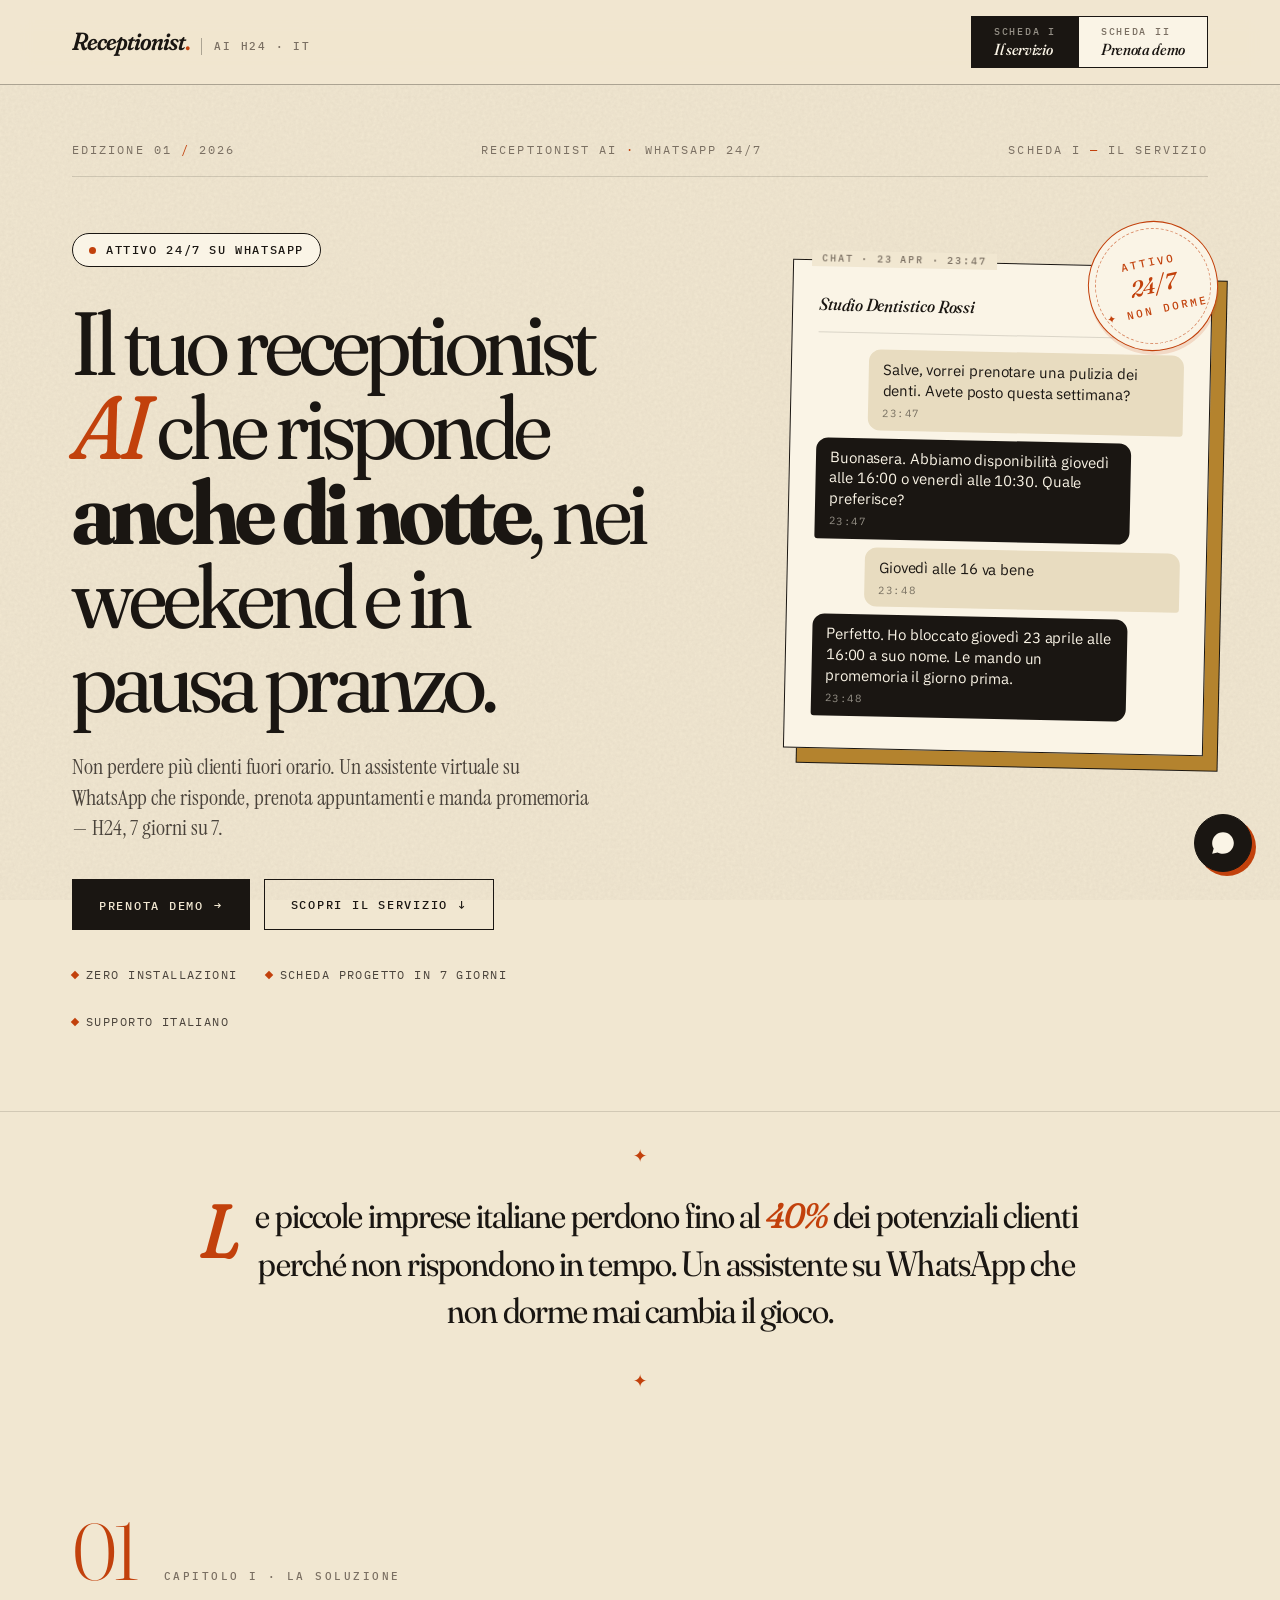
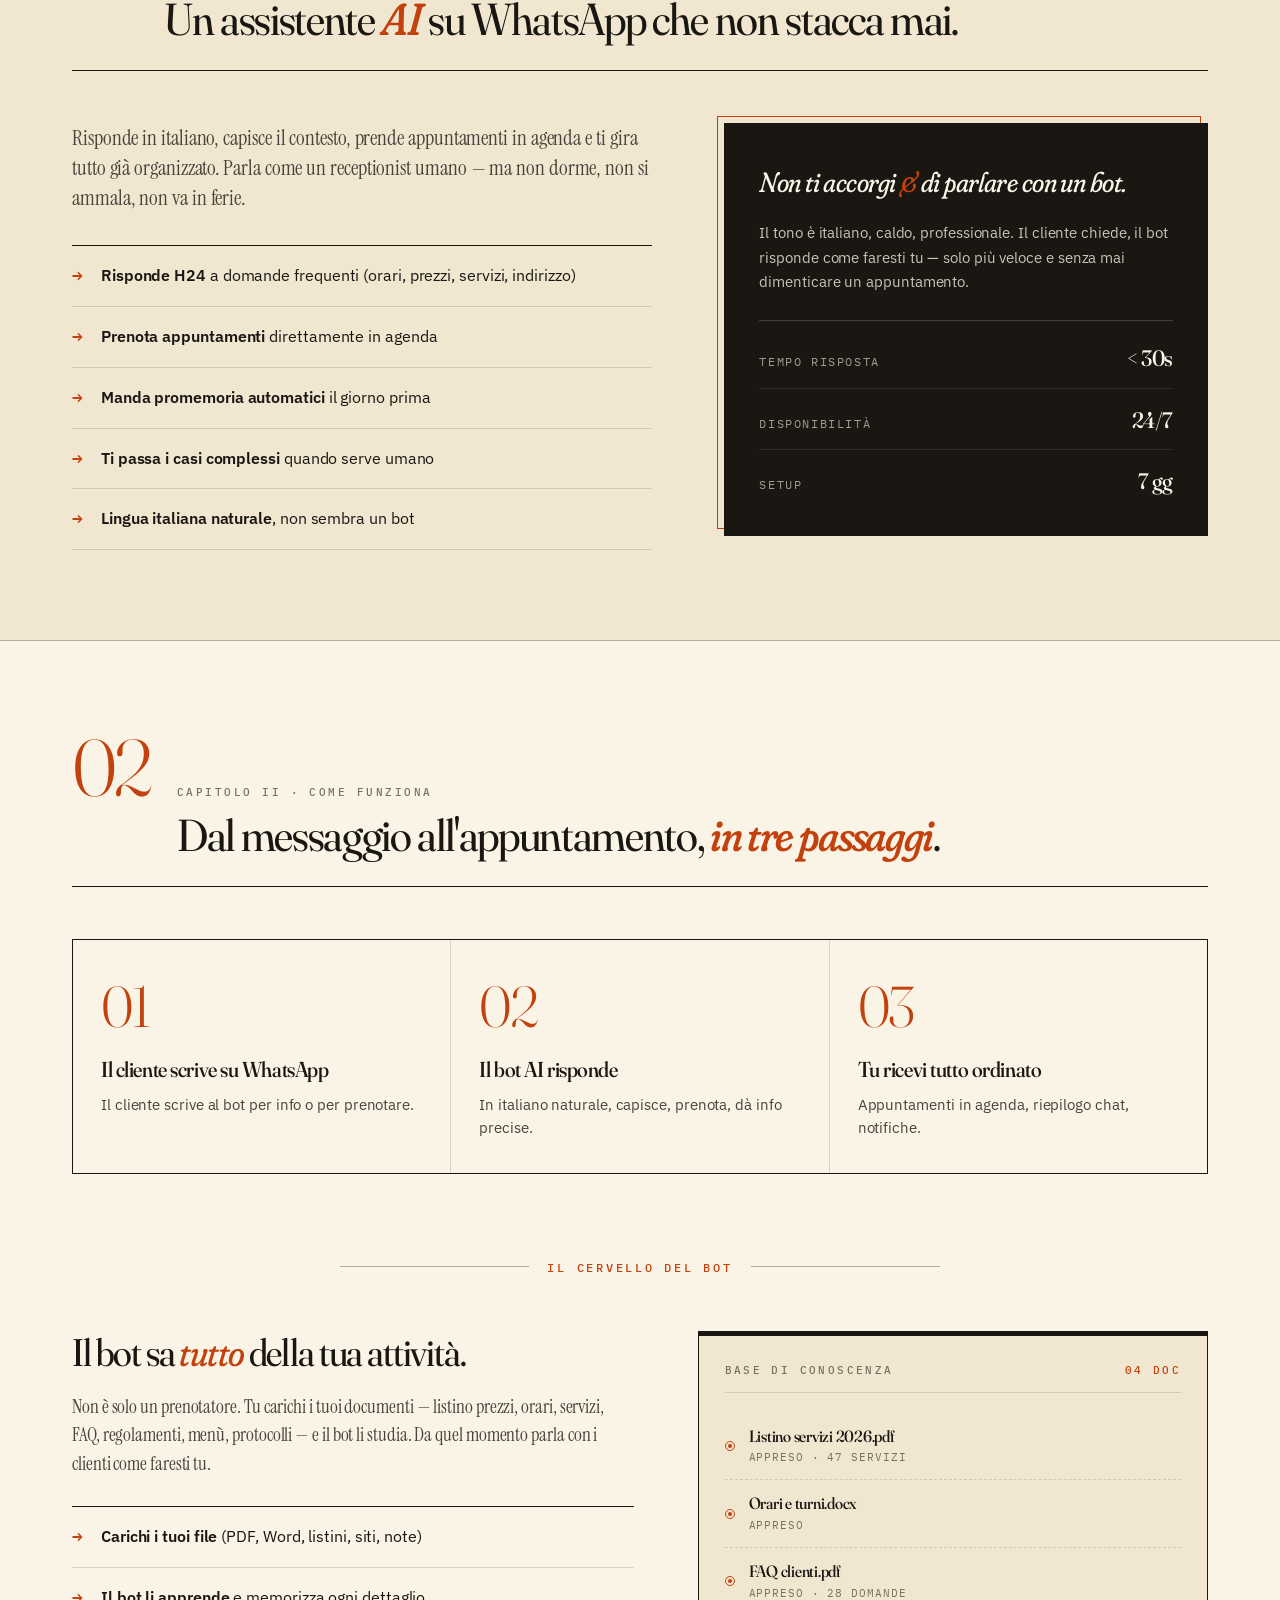
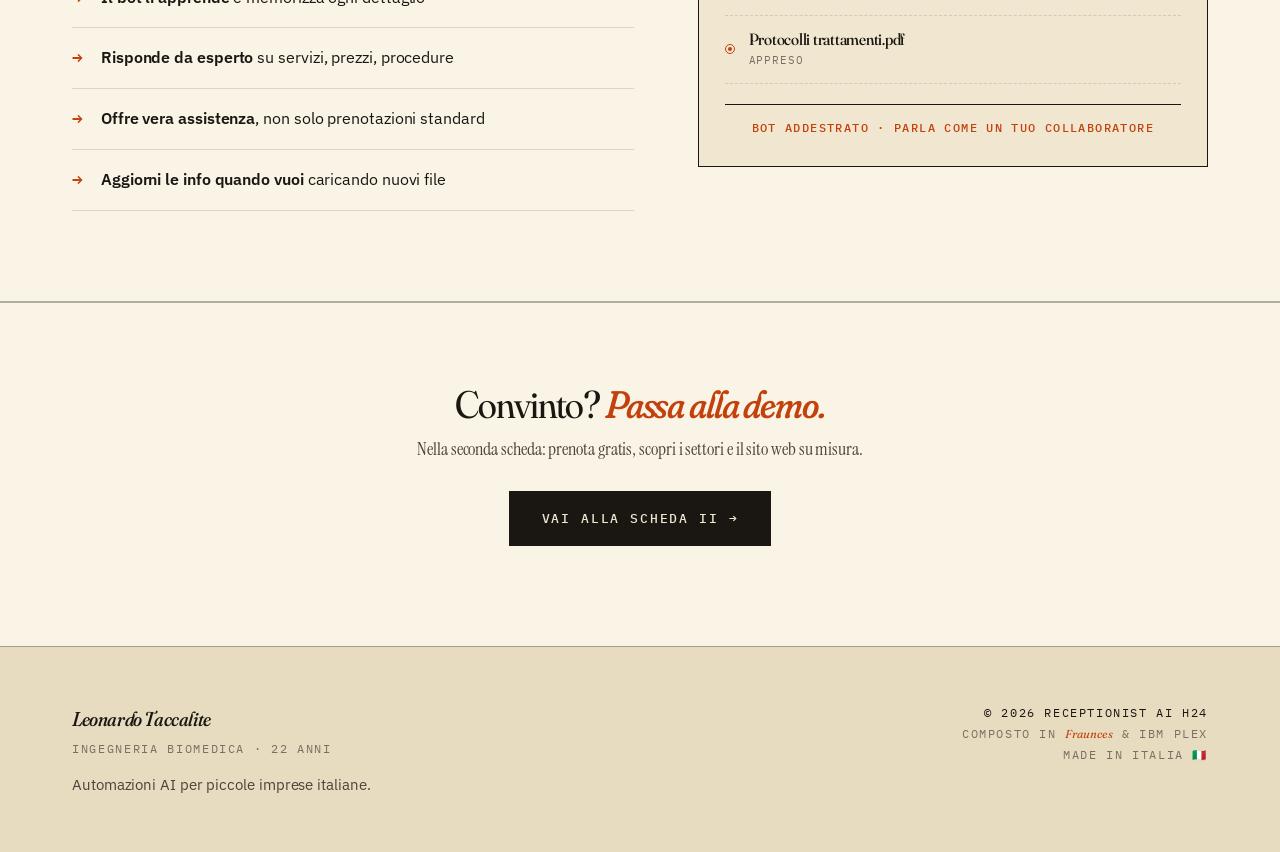
<file: index.html>
<!DOCTYPE html>
<html lang="it">
<head>
<meta charset="UTF-8">
<meta name="viewport" content="width=device-width, initial-scale=1.0">
<meta name="description" content="Receptionist AI H24 — Assistente virtuale WhatsApp sempre attivo per piccole imprese italiane.">
<title>Receptionist AI H24 — Assistente WhatsApp 24/7</title>
<link rel="preconnect" href="https://fonts.googleapis.com">
<link rel="preconnect" href="https://fonts.gstatic.com" crossorigin>
<link href="https://fonts.googleapis.com/css2?family=Fraunces:ital,opsz,wght,SOFT,WONK@0,9..144,300..900,0..100,0..1;1,9..144,300..900,0..100,0..1&family=Instrument+Serif:ital@0;1&family=IBM+Plex+Mono:wght@400;500&family=IBM+Plex+Sans:wght@400;500;600&display=swap" rel="stylesheet">
<style>
:root {
  --paper: #f1e7d1;
  --paper-2: #e8dcc0;
  --cream: #faf4e6;
  --ink: #1a1612;
  --ink-soft: #4a433b;
  --ink-dim: #7a6f62;
  --terra: #c2410c;
  --terra-dark: #9a340a;
  --ochre: #b4832e;
  --olive: #5a6b3f;
  --line: rgba(26,22,18,0.14);
  --line-strong: rgba(26,22,18,0.32);
}
* { box-sizing: border-box; margin: 0; padding: 0; }
html { scroll-behavior: smooth; }
body {
  font-family: "IBM Plex Sans", system-ui, sans-serif;
  background: var(--paper);
  color: var(--ink);
  line-height: 1.55;
  font-size: 16px;
  -webkit-font-smoothing: antialiased;
  -moz-osx-font-smoothing: grayscale;
  overflow-x: hidden;
  position: relative;
  letter-spacing: -0.005em;
}
body::before {
  content: '';
  position: fixed; inset: 0;
  pointer-events: none; z-index: 1;
  opacity: 0.55;
  mix-blend-mode: multiply;
  background-image: url("data:image/svg+xml,%3Csvg viewBox='0 0 400 400' xmlns='http://www.w3.org/2000/svg'%3E%3Cfilter id='n'%3E%3CfeTurbulence type='fractalNoise' baseFrequency='0.72' numOctaves='3' stitchTiles='stitch'/%3E%3CfeColorMatrix values='0 0 0 0 0.1 0 0 0 0 0.08 0 0 0 0 0.05 0 0 0 0.11 0'/%3E%3C/filter%3E%3Crect width='100%25' height='100%25' filter='url(%23n)'/%3E%3C/svg%3E");
}
nav, section, header, footer, main { position: relative; z-index: 2; }
a { color: inherit; text-decoration: none; }
::selection { background: var(--terra); color: var(--cream); }
.wrap { max-width: 1200px; margin: 0 auto; padding: 0 32px; }

/* ====== NAV + TABS ====== */
nav.topnav {
  position: sticky; top: 0; z-index: 50;
  background: rgba(241,231,209,0.92);
  backdrop-filter: blur(14px) saturate(140%);
  -webkit-backdrop-filter: blur(14px) saturate(140%);
  border-bottom: 1px solid var(--line-strong);
}
.nav-inner {
  display: flex; align-items: center; justify-content: space-between;
  padding: 16px 32px; max-width: 1200px; margin: 0 auto;
  gap: 28px;
}
.brand { display: flex; align-items: baseline; gap: 12px; flex-shrink: 0; }
.brand-mark {
  font-family: "Fraunces", serif;
  font-variation-settings: "SOFT" 80, "WONK" 1, "opsz" 144;
  font-size: 1.55rem; font-weight: 600;
  font-style: italic;
  letter-spacing: -0.04em;
  line-height: 1;
}
.brand-dot { color: var(--terra); font-style: normal; }
.brand-tag {
  font-family: "IBM Plex Mono", monospace;
  font-size: 0.7rem;
  color: var(--ink-dim);
  text-transform: uppercase;
  letter-spacing: 0.16em;
  border-left: 1px solid var(--line-strong);
  padding-left: 12px;
  font-weight: 500;
}

/* Tabs with numero grande + titolino */
.tabs {
  display: flex; align-items: stretch; gap: 0;
  border: 1px solid var(--ink);
  background: var(--cream);
}
.tab-btn {
  font-family: inherit;
  padding: 10px 22px;
  background: transparent;
  color: var(--ink);
  border: 0;
  border-right: 1px solid var(--ink);
  cursor: pointer;
  transition: background .25s ease, color .25s ease;
  display: inline-flex; align-items: center; gap: 12px;
  text-align: left;
  min-width: 0;
}
.tab-btn:last-child { border-right: 0; }
.tab-label {
  display: flex; flex-direction: column; gap: 1px; line-height: 1;
}
.tab-kicker {
  font-family: "IBM Plex Mono", monospace;
  font-size: 0.6rem;
  letter-spacing: 0.18em;
  text-transform: uppercase;
  color: var(--ink-dim);
  font-weight: 500;
}
.tab-title {
  font-family: "Fraunces", serif;
  font-variation-settings: "SOFT" 40, "opsz" 144;
  font-size: 1rem;
  font-style: italic;
  font-weight: 500;
  letter-spacing: -0.02em;
  color: var(--ink);
  margin-top: 3px;
}
.tab-btn.active { background: var(--ink); color: var(--paper); }
.tab-btn.active .tab-kicker { color: rgba(250,244,230,0.55); }
.tab-btn.active .tab-title { color: var(--cream); }
.tab-btn.active .tab-num-big { color: var(--terra); }
.tab-btn:not(.active):hover { background: var(--paper); }
.tab-btn:not(.active):hover .tab-title { color: var(--terra); }

/* ====== TAB PANEL ====== */
.tab-panel { display: none; }
.tab-panel.active {
  display: block;
  animation: fadePanel .55s cubic-bezier(.4,0,.2,1);
}
@keyframes fadePanel {
  from { opacity: 0; transform: translateY(14px); }
  to { opacity: 1; transform: translateY(0); }
}

/* ====== HERO ====== */
.hero {
  padding: 56px 0 80px;
  position: relative;
}
.hero-meta-top {
  display: flex; justify-content: space-between; align-items: center;
  font-family: "IBM Plex Mono", monospace;
  font-size: 0.72rem;
  text-transform: uppercase;
  letter-spacing: 0.18em;
  color: var(--ink-dim);
  margin-bottom: 56px;
  padding-bottom: 18px;
  border-bottom: 1px solid var(--line);
  gap: 20px;
  flex-wrap: wrap;
}
.hero-meta-top .sep { color: var(--terra); }
.hero-grid {
  display: grid;
  grid-template-columns: 1.15fr 1fr;
  gap: 64px;
  align-items: start;
}
.hero-left { position: relative; }
.hero-pill {
  display: inline-flex; align-items: center; gap: 10px;
  font-family: "IBM Plex Mono", monospace;
  font-size: 0.72rem;
  letter-spacing: 0.14em;
  text-transform: uppercase;
  padding: 7px 16px;
  border: 1px solid var(--ink);
  border-radius: 999px;
  margin-bottom: 34px;
  background: var(--cream);
  font-weight: 500;
}
.hero-pill-dot {
  width: 7px; height: 7px; border-radius: 50%;
  background: var(--terra);
  animation: pulse 2s ease-out infinite;
}
@keyframes pulse {
  0% { box-shadow: 0 0 0 0 rgba(194,65,12,0.6); }
  70% { box-shadow: 0 0 0 9px rgba(194,65,12,0); }
  100% { box-shadow: 0 0 0 0 rgba(194,65,12,0); }
}
h1.headline {
  font-family: "Fraunces", serif;
  font-variation-settings: "SOFT" 50, "opsz" 144;
  font-weight: 400;
  font-size: clamp(2.8rem, 7vw, 5.6rem);
  line-height: 0.94;
  letter-spacing: -0.045em;
  margin-bottom: 30px;
  color: var(--ink);
}
h1.headline em {
  font-style: italic;
  font-variation-settings: "SOFT" 100, "WONK" 1, "opsz" 144;
  color: var(--terra);
  font-weight: 400;
}
h1.headline .bold { font-weight: 700; letter-spacing: -0.05em; }
.hero-sub {
  font-family: "Instrument Serif", serif;
  font-size: 1.35rem;
  line-height: 1.4;
  color: var(--ink-soft);
  max-width: 520px;
  margin-bottom: 36px;
}
.hero-cta-row { display: flex; gap: 14px; flex-wrap: wrap; margin-bottom: 36px; }
.btn {
  display: inline-flex; align-items: center; gap: 10px;
  padding: 15px 26px;
  font-family: "IBM Plex Mono", monospace;
  font-size: 0.78rem;
  text-transform: uppercase;
  letter-spacing: 0.14em;
  font-weight: 500;
  cursor: pointer;
  transition: transform .2s ease, background .2s ease, color .2s ease, border-color .2s ease, box-shadow .2s ease;
  border: 1px solid var(--ink);
  background: var(--ink);
  color: var(--paper);
}
.btn-primary:hover {
  background: var(--terra);
  border-color: var(--terra);
  transform: translate(-3px, -3px);
  box-shadow: 5px 5px 0 var(--ink);
}
.btn-ghost { background: transparent; color: var(--ink); }
.btn-ghost:hover {
  background: var(--ink);
  color: var(--paper);
  transform: translate(-3px, -3px);
  box-shadow: 5px 5px 0 var(--terra);
}
.btn .arr { transition: transform .25s ease; }
.btn:hover .arr { transform: translateX(4px); }
.btn-big { padding: 18px 32px; font-size: 0.82rem; }
.hero-meta-list {
  display: flex; gap: 28px; flex-wrap: wrap;
  font-family: "IBM Plex Mono", monospace;
  font-size: 0.74rem;
  color: var(--ink-soft);
  text-transform: uppercase;
  letter-spacing: 0.12em;
}
.hero-meta-list span { display: inline-flex; align-items: center; gap: 8px; }
.hero-meta-list span::before {
  content: '';
  width: 6px; height: 6px;
  background: var(--terra);
  transform: rotate(45deg);
}
.hero-right { position: relative; padding-top: 30px; }
.seal {
  position: absolute;
  top: -12px; right: -10px;
  width: 130px; height: 130px;
  border: 1.5px solid var(--terra);
  border-radius: 50%;
  display: flex; align-items: center; justify-content: center;
  font-family: "IBM Plex Mono", monospace;
  font-size: 0.68rem;
  text-transform: uppercase;
  letter-spacing: 0.2em;
  color: var(--terra);
  transform: rotate(-12deg);
  z-index: 4;
  background: var(--cream);
  box-shadow: 0 4px 0 rgba(194,65,12,0.15);
}
.seal::before {
  content: '';
  position: absolute; inset: 6px;
  border: 1px dashed var(--terra);
  border-radius: 50%;
  opacity: 0.55;
}
.seal-inner {
  text-align: center; line-height: 1.3;
  font-weight: 500; position: relative; z-index: 2;
}
.seal-inner em {
  font-family: "Fraunces", serif; font-style: italic;
  font-size: 1.4rem; display: block;
  letter-spacing: -0.02em; font-weight: 500; margin: 2px 0;
}
.chat-card {
  background: var(--cream);
  border: 1px solid var(--ink);
  padding: 30px 26px 24px;
  max-width: 420px;
  margin-left: auto;
  position: relative;
  transform: rotate(1.2deg);
  box-shadow: 14px 14px 0 var(--ochre), 14px 14px 0 1px var(--ink);
}
.chat-card::before {
  content: 'CHAT · 23 APR · 23:47';
  position: absolute;
  top: -10px; left: 18px;
  background: var(--paper);
  padding: 0 10px;
  font-family: "IBM Plex Mono", monospace;
  font-size: 0.64rem;
  letter-spacing: 0.18em;
  color: var(--ink-dim);
  font-weight: 500;
}
.chat-who {
  font-family: "Fraunces", serif;
  font-variation-settings: "SOFT" 40, "opsz" 144;
  font-size: 1.1rem; font-weight: 500; font-style: italic;
  padding-bottom: 14px; margin-bottom: 16px;
  border-bottom: 1px solid var(--line);
  display: flex; align-items: center; gap: 10px;
}
.chat-who::after {
  content: '';
  width: 7px; height: 7px; border-radius: 50%;
  background: var(--olive); margin-left: auto;
}
.bubble {
  padding: 10px 14px; margin-bottom: 8px;
  font-size: 0.93rem; max-width: 86%;
  line-height: 1.4; border-radius: 12px;
}
.bubble.user {
  background: var(--paper-2); margin-left: auto;
  border-bottom-right-radius: 3px; color: var(--ink);
}
.bubble.bot {
  background: var(--ink); color: var(--cream);
  border-bottom-left-radius: 3px;
}
.bubble .time {
  font-size: 0.66rem; opacity: 0.55;
  display: block; margin-top: 4px;
  font-family: "IBM Plex Mono", monospace;
  letter-spacing: 0.05em;
}

/* ====== STATEMENT (more united - softer break) ====== */
.statement {
  padding: 80px 0 90px;
  text-align: center;
  position: relative;
  border-top: 1px solid var(--line);
}
.statement::before, .statement::after {
  content: '✦';
  position: absolute; color: var(--terra);
  font-size: 1.1rem; top: 30px; left: 50%;
  transform: translateX(-50%);
}
.statement::after { top: auto; bottom: 30px; }
.statement p {
  font-family: "Fraunces", serif;
  font-variation-settings: "SOFT" 40, "opsz" 144;
  font-size: clamp(1.4rem, 3.2vw, 2.2rem);
  line-height: 1.35;
  letter-spacing: -0.025em;
  max-width: 880px; margin: 0 auto;
  color: var(--ink); font-weight: 400;
}
.statement p .drop {
  font-family: "Fraunces", serif;
  font-variation-settings: "SOFT" 100, "WONK" 1, "opsz" 144;
  font-style: italic;
  font-size: 4.8rem; line-height: 0.8;
  float: left; margin: 8px 14px 0 0;
  color: var(--terra); font-weight: 500;
}
.statement p strong {
  font-weight: 500; color: var(--terra);
  font-style: italic;
  font-variation-settings: "SOFT" 100, "WONK" 1, "opsz" 144;
}

/* ====== CHAPTER SECTION (unified) ====== */
.chapter {
  padding: 90px 0;
  position: relative;
}
.chapter + .chapter { border-top: 1px solid var(--line); }
.chapter.alt { background: var(--cream); border-top: 1px solid var(--line-strong); border-bottom: 1px solid var(--line-strong); }

.section-kicker {
  display: flex; align-items: baseline; gap: 28px;
  margin-bottom: 52px; padding-bottom: 28px;
  border-bottom: 1px solid var(--ink);
}
.section-num {
  font-family: "Fraunces", serif;
  font-variation-settings: "SOFT" 0, "opsz" 144;
  font-size: clamp(3.2rem, 6.5vw, 5rem);
  line-height: 0.9; color: var(--terra);
  font-weight: 300; letter-spacing: -0.05em;
  flex-shrink: 0;
}
.section-kicker-body { flex: 1; }
.section-num-label {
  font-family: "IBM Plex Mono", monospace;
  font-size: 0.7rem; letter-spacing: 0.22em;
  text-transform: uppercase; color: var(--ink-dim);
  display: block; margin-bottom: 10px; font-weight: 500;
}
.section-title {
  font-family: "Fraunces", serif;
  font-variation-settings: "SOFT" 30, "opsz" 144;
  font-size: clamp(1.9rem, 4vw, 2.8rem);
  line-height: 1.05; letter-spacing: -0.03em;
  font-weight: 400; color: var(--ink);
}
.section-title em {
  font-style: italic;
  font-variation-settings: "SOFT" 100, "WONK" 1, "opsz" 144;
  color: var(--terra); font-weight: 500;
}

/* Soluzione */
.solution-grid {
  display: grid;
  grid-template-columns: 1.2fr 1fr;
  gap: 72px; align-items: start;
}
.solution-lead {
  font-family: "Instrument Serif", serif;
  font-size: 1.3rem; line-height: 1.45;
  color: var(--ink-soft); margin-bottom: 32px;
}
.check-list { border-top: 1px solid var(--ink); }
.check-list > div {
  display: flex; align-items: flex-start; gap: 18px;
  padding: 18px 0;
  border-bottom: 1px solid var(--line);
  transition: padding-left .3s cubic-bezier(.4,0,.2,1), background .3s ease;
}
.check-list > div:hover { padding-left: 14px; background: rgba(194,65,12,0.04); }
.check-list > div::before {
  content: '→';
  font-family: "IBM Plex Mono", monospace;
  color: var(--terra); font-weight: 500;
  font-size: 1.1rem; line-height: 1.35;
  flex-shrink: 0; transition: transform .3s ease;
}
.check-list > div:hover::before { transform: translateX(4px); }
.check-list strong { font-weight: 600; }
.check-list p { font-size: 1rem; line-height: 1.45; color: var(--ink); }

.side-card {
  background: var(--ink); color: var(--cream);
  padding: 42px 34px 36px;
  position: relative;
  border: 1px solid var(--ink);
}
.side-card::before {
  content: '';
  position: absolute;
  top: -8px; left: -8px;
  width: 100%; height: 100%;
  border: 1px solid var(--terra);
  z-index: -1;
}
.side-card h3 {
  font-family: "Fraunces", serif;
  font-variation-settings: "SOFT" 100, "WONK" 1, "opsz" 144;
  font-style: italic; font-size: 1.75rem;
  line-height: 1.15; margin-bottom: 22px;
  font-weight: 400; letter-spacing: -0.02em;
}
.side-card h3 .amp { color: var(--terra); }
.side-card > p {
  font-size: 0.96rem; line-height: 1.6;
  color: rgba(250,244,230,0.78); margin-bottom: 26px;
}
.side-stat {
  border-top: 1px solid rgba(250,244,230,0.18);
  padding-top: 20px; display: grid; gap: 14px;
}
.side-stat-row {
  display: flex; align-items: baseline; justify-content: space-between;
  padding-bottom: 12px;
  border-bottom: 1px solid rgba(250,244,230,0.1);
}
.side-stat-row:last-child { border-bottom: 0; padding-bottom: 0; }
.side-stat-label {
  font-family: "IBM Plex Mono", monospace;
  font-size: 0.72rem; letter-spacing: 0.14em;
  text-transform: uppercase; color: rgba(250,244,230,0.6);
}
.side-stat-num {
  font-family: "Fraunces", serif;
  font-variation-settings: "SOFT" 30, "opsz" 144;
  font-size: 1.4rem; color: var(--cream);
  font-weight: 500; letter-spacing: -0.02em;
}

/* Flow */
.flow {
  display: grid;
  grid-template-columns: repeat(3, 1fr);
  gap: 1px; background: var(--line);
  border: 1px solid var(--ink);
  margin-bottom: 80px;
}
.flow-step {
  background: var(--paper);
  padding: 38px 28px 34px;
  position: relative;
  transition: background .3s ease;
}
.chapter.alt .flow-step { background: var(--cream); }
.chapter.alt .flow-step:hover { background: var(--paper); }
.flow-step:hover { background: var(--cream); }
.flow-num {
  font-family: "Fraunces", serif;
  font-variation-settings: "SOFT" 0, "opsz" 144;
  font-size: 3.6rem; line-height: 1;
  color: var(--terra); font-weight: 300;
  letter-spacing: -0.04em; margin-bottom: 22px;
  display: block;
}
.flow-step h4 {
  font-family: "Fraunces", serif;
  font-variation-settings: "SOFT" 30, "opsz" 144;
  font-size: 1.35rem; font-weight: 500;
  margin-bottom: 10px; line-height: 1.15;
  letter-spacing: -0.02em;
}
.flow-step p { font-size: 0.96rem; color: var(--ink-soft); line-height: 1.5; }
.flow-step::after {
  content: '';
  position: absolute;
  bottom: 0; left: 0;
  height: 3px; width: 0;
  background: var(--terra);
  transition: width .4s ease;
}
.flow-step:hover::after { width: 100%; }

/* Brain */
.brain-divider {
  position: relative; text-align: center;
  margin: 0 auto 52px; max-width: 600px;
}
.brain-divider::before, .brain-divider::after {
  content: '';
  position: absolute; top: 50%;
  width: 40%; height: 1px;
  background: var(--line-strong);
}
.brain-divider::before { left: 0; }
.brain-divider::after { right: 0; }
.brain-divider span {
  font-family: "IBM Plex Mono", monospace;
  font-size: 0.72rem; letter-spacing: 0.24em;
  text-transform: uppercase; color: var(--terra);
  padding: 0 18px; font-weight: 500;
  display: inline-block;
  background: var(--cream);
  position: relative; z-index: 1;
}
.brain-grid {
  display: grid;
  grid-template-columns: 1.1fr 1fr;
  gap: 64px; align-items: start;
}
.brain-title {
  font-family: "Fraunces", serif;
  font-variation-settings: "SOFT" 30, "opsz" 144;
  font-size: clamp(1.7rem, 3.6vw, 2.4rem);
  line-height: 1.1; letter-spacing: -0.03em;
  font-weight: 400; margin-bottom: 20px;
}
.brain-title em {
  font-style: italic;
  font-variation-settings: "SOFT" 100, "WONK" 1, "opsz" 144;
  color: var(--terra);
}
.brain-lead {
  font-family: "Instrument Serif", serif;
  font-size: 1.18rem; line-height: 1.5;
  color: var(--ink-soft); margin-bottom: 28px;
}
.kb-card {
  border: 1px solid var(--ink);
  background: var(--paper);
  padding: 30px 26px;
  position: relative;
}
.kb-card::before {
  content: '';
  position: absolute;
  top: 0; left: 0;
  width: 100%; height: 4px;
  background: var(--ink);
}
.kb-label {
  font-family: "IBM Plex Mono", monospace;
  font-size: 0.68rem; letter-spacing: 0.22em;
  text-transform: uppercase; color: var(--ink-dim);
  margin-bottom: 20px; padding-bottom: 13px;
  border-bottom: 1px solid var(--line);
  display: flex; justify-content: space-between;
  font-weight: 500;
}
.kb-label .count { color: var(--terra); }
.kb-item {
  display: flex; align-items: center; gap: 14px;
  padding: 13px 0;
  border-bottom: 1px dashed var(--line);
}
.kb-item:last-of-type { border-bottom: 0; }
.kb-dot {
  width: 10px; height: 10px;
  border: 1.5px solid var(--terra);
  border-radius: 50%;
  flex-shrink: 0; position: relative;
}
.kb-dot::after {
  content: '';
  position: absolute; inset: 2px;
  background: var(--terra); border-radius: 50%;
}
.kb-name {
  font-family: "Fraunces", serif;
  font-variation-settings: "SOFT" 30, "opsz" 144;
  font-size: 1.02rem; font-weight: 500;
  line-height: 1.25; letter-spacing: -0.015em;
}
.kb-meta {
  font-family: "IBM Plex Mono", monospace;
  font-size: 0.7rem; color: var(--ink-dim);
  letter-spacing: 0.08em;
  text-transform: uppercase; margin-top: 3px;
}
.kb-footer {
  margin-top: 20px; padding-top: 14px;
  border-top: 1px solid var(--ink);
  font-family: "IBM Plex Mono", monospace;
  font-size: 0.72rem; text-align: center;
  color: var(--terra);
  letter-spacing: 0.12em;
  text-transform: uppercase; font-weight: 500;
}

/* ====== TAB FINISHING CTA (end of tab 1) ====== */
.tab-end-cta {
  padding: 80px 0 100px;
  border-top: 1px solid var(--line-strong);
  background: var(--cream);
  text-align: center;
}
.tab-end-cta h3 {
  font-family: "Fraunces", serif;
  font-variation-settings: "SOFT" 40, "opsz" 144;
  font-size: clamp(1.7rem, 3.5vw, 2.4rem);
  line-height: 1.1; letter-spacing: -0.03em;
  font-weight: 400; margin-bottom: 10px;
}
.tab-end-cta h3 em {
  font-style: italic;
  font-variation-settings: "SOFT" 100, "WONK" 1, "opsz" 144;
  color: var(--terra); font-weight: 500;
}
.tab-end-cta p {
  font-family: "Instrument Serif", serif;
  font-size: 1.15rem; color: var(--ink-soft);
  margin-bottom: 28px;
}

/* ====== DEMO PAGE HEADER ====== */
.demo-header {
  padding: 70px 0 30px;
}
.demo-header-meta {
  display: flex; justify-content: space-between; align-items: center;
  font-family: "IBM Plex Mono", monospace;
  font-size: 0.72rem;
  text-transform: uppercase;
  letter-spacing: 0.18em;
  color: var(--ink-dim);
  margin-bottom: 40px;
  padding-bottom: 16px;
  border-bottom: 1px solid var(--line);
  flex-wrap: wrap;
  gap: 12px;
}
.demo-header-meta .sep { color: var(--terra); }
.demo-headline {
  font-family: "Fraunces", serif;
  font-variation-settings: "SOFT" 50, "opsz" 144;
  font-size: clamp(2.6rem, 6vw, 4.8rem);
  line-height: 0.98;
  letter-spacing: -0.04em;
  font-weight: 400;
  margin-bottom: 22px;
  max-width: 920px;
}
.demo-headline em {
  font-style: italic;
  font-variation-settings: "SOFT" 100, "WONK" 1, "opsz" 144;
  color: var(--terra); font-weight: 500;
}
.demo-lead {
  font-family: "Instrument Serif", serif;
  font-size: 1.3rem; line-height: 1.45;
  color: var(--ink-soft); max-width: 680px;
}

/* ====== BIG DEMO CTA (first on tab 2) ====== */
.cta-top {
  padding: 40px 0 100px;
}
.cta-card {
  padding: 70px 60px;
  border: 1px solid var(--ink);
  background: var(--ink); color: var(--cream);
  position: relative; text-align: center;
  max-width: 980px; margin: 0 auto;
}
.cta-card::before {
  content: '';
  position: absolute;
  top: 10px; left: 10px;
  width: 100%; height: 100%;
  border: 1px solid var(--terra);
  z-index: -1;
}
.cta-card::after {
  content: '✦';
  position: absolute;
  top: 22px; right: 30px;
  color: var(--terra); font-size: 1rem;
}
.cta-kicker {
  font-family: "IBM Plex Mono", monospace;
  font-size: 0.72rem; letter-spacing: 0.24em;
  text-transform: uppercase; color: var(--terra);
  margin-bottom: 22px; font-weight: 500;
}
.cta-title {
  font-family: "Fraunces", serif;
  font-variation-settings: "SOFT" 40, "opsz" 144;
  font-size: clamp(2.2rem, 5vw, 3.8rem);
  line-height: 1.02; letter-spacing: -0.04em;
  font-weight: 400; margin-bottom: 20px;
  color: var(--cream);
}
.cta-title em {
  font-style: italic;
  font-variation-settings: "SOFT" 100, "WONK" 1, "opsz" 144;
  color: var(--terra); font-weight: 500;
}
.cta-sub {
  font-family: "Instrument Serif", serif;
  font-size: 1.2rem; line-height: 1.5;
  color: rgba(250,244,230,0.78);
  max-width: 620px; margin: 0 auto 32px;
}
.cta-card .btn-big {
  background: var(--cream);
  color: var(--ink);
  border-color: var(--cream);
}
.cta-card .btn-big:hover {
  background: var(--terra);
  border-color: var(--terra);
  color: var(--cream);
  transform: translate(-3px, -3px);
  box-shadow: 5px 5px 0 var(--cream);
}
.cta-meta {
  margin-top: 28px;
  display: flex; gap: 26px; justify-content: center; flex-wrap: wrap;
  font-family: "IBM Plex Mono", monospace;
  font-size: 0.72rem; color: rgba(250,244,230,0.55);
  text-transform: uppercase; letter-spacing: 0.14em;
}
.cta-meta span::before {
  content: '◆'; color: var(--terra);
  margin-right: 8px; font-size: 0.55rem;
}

/* ====== SECTORS ====== */
.sectors-lead {
  font-family: "Instrument Serif", serif;
  font-size: 1.25rem; line-height: 1.45;
  color: var(--ink-soft); margin-bottom: 48px;
  max-width: 620px;
}
.sectors-grid {
  display: grid;
  grid-template-columns: repeat(5, 1fr);
  gap: 1px; background: var(--line);
  border-top: 1px solid var(--ink);
  border-bottom: 1px solid var(--ink);
}
.sector {
  background: var(--paper);
  padding: 34px 20px 28px;
  position: relative; cursor: default;
  transition: background .3s ease;
}
.chapter.alt .sector { background: var(--cream); }
.sector:hover { background: var(--cream); }
.chapter.alt .sector:hover { background: var(--paper); }
.sector-num {
  font-family: "IBM Plex Mono", monospace;
  font-size: 0.68rem; letter-spacing: 0.18em;
  color: var(--terra); display: block;
  margin-bottom: 14px; font-weight: 500;
}
.sector h4 {
  font-family: "Fraunces", serif;
  font-variation-settings: "SOFT" 30, "opsz" 144;
  font-size: 1.25rem; font-weight: 500;
  letter-spacing: -0.02em;
  margin-bottom: 6px; line-height: 1.15;
}
.sector p { font-size: 0.85rem; color: var(--ink-dim); line-height: 1.4; }
.sector::after {
  content: '↗';
  position: absolute;
  top: 28px; right: 20px;
  color: var(--ink-dim);
  font-family: "IBM Plex Mono", monospace;
  opacity: 0;
  transition: opacity .25s ease, transform .25s ease;
  font-size: 1rem;
}
.sector:hover::after { opacity: 1; color: var(--terra); transform: translate(2px, -2px); }
.sectors-more {
  margin-top: 34px; text-align: center;
  font-family: "Instrument Serif", serif;
  font-size: 1.08rem; color: var(--ink-soft);
}
.sectors-more em {
  color: var(--terra);
  font-family: "Fraunces", serif;
  font-variation-settings: "SOFT" 100, "WONK" 1, "opsz" 144;
  font-weight: 500; margin-right: 4px;
}

/* ====== UNIFIED (sito web + settori tutto insieme) ====== */
.unified-intro {
  max-width: 920px;
  margin: 0 auto 62px;
  text-align: center;
  padding-bottom: 38px;
  border-bottom: 1px solid var(--line);
}
.unified-kicker {
  display: inline-block;
  font-family: "IBM Plex Mono", monospace;
  font-size: 0.72rem; letter-spacing: 0.22em;
  text-transform: uppercase; color: var(--terra);
  margin-bottom: 22px; font-weight: 500;
  padding: 6px 14px;
  border: 1px solid var(--terra);
  border-radius: 999px;
}
.unified-lead {
  font-family: "Instrument Serif", serif;
  font-size: 1.25rem; line-height: 1.55;
  color: var(--ink-soft);
  max-width: 760px;
  margin: 22px auto 0;
}
.unified-grid {
  display: grid;
  grid-template-columns: 1.05fr 1fr;
  gap: 64px;
  margin-bottom: 52px;
}
.unified-col { min-width: 0; }
.unified-subtitle {
  font-family: "Fraunces", serif;
  font-variation-settings: "SOFT" 30, "opsz" 144;
  font-size: 1.55rem; font-weight: 500;
  letter-spacing: -0.025em;
  line-height: 1.1; margin-bottom: 28px;
  padding-bottom: 14px;
  border-bottom: 1px solid var(--ink);
  color: var(--ink);
}
.unified-subtitle em {
  font-style: italic;
  font-variation-settings: "SOFT" 100, "WONK" 1, "opsz" 144;
  color: var(--terra); font-weight: 500;
}
.extra-stack {
  display: flex; flex-direction: column; gap: 16px;
}
.sectors-list {
  border-top: 1px solid var(--ink);
}
.sector-row {
  display: flex; align-items: flex-start; gap: 18px;
  padding: 18px 0;
  border-bottom: 1px solid var(--line);
  transition: padding-left .3s cubic-bezier(.4,0,.2,1), background .3s ease;
}
.sector-row:hover { padding-left: 14px; background: rgba(194,65,12,0.04); }
.sector-row:last-of-type { border-bottom: 1px solid var(--ink); }
.sector-code {
  font-family: "IBM Plex Mono", monospace;
  font-size: 0.72rem; letter-spacing: 0.14em;
  color: var(--terra); font-weight: 500;
  padding: 4px 10px; border: 1px solid var(--terra);
  border-radius: 999px; flex-shrink: 0;
  margin-top: 2px;
}
.sector-body h4 {
  font-family: "Fraunces", serif;
  font-variation-settings: "SOFT" 30, "opsz" 144;
  font-size: 1.1rem; font-weight: 500;
  letter-spacing: -0.015em; line-height: 1.15;
  margin-bottom: 4px;
}
.sector-body p {
  font-size: 0.88rem; color: var(--ink-dim); line-height: 1.4;
}

/* ====== EXTRA (sito web cards) ====== */
.extra-lead {
  font-family: "Instrument Serif", serif;
  font-size: 1.25rem; line-height: 1.5;
  color: var(--ink-soft); margin-bottom: 52px;
  max-width: 780px;
}
.extra-grid {
  display: grid;
  grid-template-columns: repeat(3, 1fr);
  gap: 22px; margin-bottom: 44px;
}
.extra-card {
  padding: 34px 26px;
  border: 1px solid var(--ink);
  background: var(--paper);
  position: relative;
  transition: transform .3s cubic-bezier(.4,0,.2,1), box-shadow .3s ease;
}
.chapter.alt .extra-card { background: var(--cream); }
.extra-card:hover {
  transform: translate(-4px, -4px);
  box-shadow: 6px 6px 0 var(--terra);
}
.extra-num {
  font-family: "Fraunces", serif;
  font-variation-settings: "SOFT" 100, "WONK" 1, "opsz" 144;
  font-style: italic;
  font-size: 2rem; color: var(--terra);
  font-weight: 500; display: block;
  margin-bottom: 16px;
  letter-spacing: -0.02em; line-height: 1;
}
.extra-card h4 {
  font-family: "Fraunces", serif;
  font-variation-settings: "SOFT" 30, "opsz" 144;
  font-size: 1.3rem; font-weight: 500;
  letter-spacing: -0.02em;
  margin-bottom: 8px; line-height: 1.15;
}
.extra-card p {
  font-size: 0.95rem;
  color: var(--ink-soft); line-height: 1.5;
}
.extra-note {
  padding: 30px 36px;
  background: var(--paper);
  border-left: 4px solid var(--terra);
  max-width: 820px; margin: 0 auto;
  font-family: "Instrument Serif", serif;
  font-size: 1.12rem; line-height: 1.5;
  color: var(--ink);
}
.chapter.alt .extra-note { background: var(--cream); }
.extra-note strong {
  font-family: "Fraunces", serif;
  font-variation-settings: "SOFT" 100, "WONK" 1, "opsz" 144;
  font-style: italic; color: var(--terra);
  font-weight: 500; font-size: 1.3rem;
  display: block; margin-bottom: 6px;
  letter-spacing: -0.02em;
}

/* ====== BACK LINK ====== */
.back-row { padding: 60px 0 100px; text-align: center; }
.back-link {
  display: inline-flex; align-items: center; gap: 8px;
  font-family: "IBM Plex Mono", monospace;
  font-size: 0.76rem; text-transform: uppercase;
  letter-spacing: 0.14em; color: var(--ink-soft);
  padding: 12px 20px; background: none;
  border: 1px solid var(--line-strong);
  cursor: pointer;
  transition: color .2s ease, border-color .2s ease, background .2s ease;
}
.back-link:hover { color: var(--terra); border-color: var(--terra); background: var(--cream); }
.back-link .arr { transition: transform .25s ease; }
.back-link:hover .arr { transform: translateX(-4px); }

/* ====== FOOTER ====== */
footer {
  padding: 56px 0;
  border-top: 1px solid var(--line-strong);
  background: var(--paper-2);
}
.footer-inner {
  display: flex; justify-content: space-between; align-items: flex-start;
  gap: 40px; flex-wrap: wrap;
}
.footer-name {
  font-family: "Fraunces", serif;
  font-variation-settings: "SOFT" 50, "opsz" 144;
  font-style: italic;
  font-size: 1.25rem; font-weight: 500;
  margin-bottom: 6px; letter-spacing: -0.02em;
}
.footer-role {
  font-family: "IBM Plex Mono", monospace;
  font-size: 0.74rem; color: var(--ink-dim);
  text-transform: uppercase;
  letter-spacing: 0.14em; margin-bottom: 14px;
}
.footer-tag { font-size: 0.95rem; color: var(--ink-soft); max-width: 320px; }
.footer-right {
  text-align: right;
  font-family: "IBM Plex Mono", monospace;
  font-size: 0.72rem; color: var(--ink-dim);
  text-transform: uppercase;
  letter-spacing: 0.14em; line-height: 1.8;
}
.footer-right .footer-colophon { color: var(--ink); }
.footer-right .footer-note em {
  font-family: "Fraunces", serif;
  font-style: italic;
  text-transform: none; letter-spacing: 0;
  color: var(--terra);
}

/* ====== FLOAT WA ====== */
.float-wa {
  position: fixed;
  bottom: 28px; right: 28px;
  background: var(--ink); color: var(--cream);
  width: 58px; height: 58px;
  border-radius: 50%;
  display: flex; align-items: center; justify-content: center;
  z-index: 100;
  transition: transform .25s cubic-bezier(.4,0,.2,1), background .25s ease;
  border: 1px solid var(--ink);
  box-shadow: 4px 4px 0 var(--terra);
}
.float-wa:hover {
  background: var(--terra); border-color: var(--terra);
  transform: translate(-2px, -2px);
  box-shadow: 6px 6px 0 var(--ink);
}
.float-wa svg { width: 26px; height: 26px; }

/* ====== RESPONSIVE ====== */
@media (max-width: 980px) {
  .nav-inner { flex-wrap: wrap; padding: 14px 22px; gap: 12px; }
  .tabs { order: 3; width: 100%; }
  .tab-btn { flex: 1; justify-content: flex-start; padding: 10px 14px; }
  .tab-title { font-size: 0.9rem; }
  .hero-grid { grid-template-columns: 1fr; gap: 70px; }
  .hero-right { padding-top: 0; }
  .seal { right: 10px; }
  .solution-grid { grid-template-columns: 1fr; gap: 48px; }
  .brain-grid { grid-template-columns: 1fr; gap: 48px; }
  .flow { grid-template-columns: 1fr; }
  .sectors-grid { grid-template-columns: repeat(2, 1fr); }
  .extra-grid { grid-template-columns: 1fr; }
  .unified-grid { grid-template-columns: 1fr; gap: 56px; }
  .footer-inner { flex-direction: column; }
  .footer-right { text-align: left; }
  .section-kicker { flex-direction: column; gap: 12px; align-items: flex-start; }
  .cta-card { padding: 56px 32px; }
}
@media (max-width: 560px) {
  .wrap { padding: 0 22px; }
  .brand-tag { display: none; }
  .hero-meta-top, .demo-header-meta { font-size: 0.6rem; letter-spacing: 0.12em; }
  .sectors-grid { grid-template-columns: 1fr; }
  .chat-card { transform: none; box-shadow: 8px 8px 0 var(--ochre); }
  .seal { width: 100px; height: 100px; font-size: 0.6rem; top: -10px; right: -5px; }
  .seal-inner em { font-size: 1.15rem; }
  .tab-kicker { display: none; }
}
</style>
</head>
<body>

<!-- NAV + TABS -->
<nav class="topnav">
  <div class="nav-inner">
    <div class="brand">
      <span class="brand-mark">Receptionist<span class="brand-dot">.</span></span>
      <span class="brand-tag">AI H24 · IT</span>
    </div>
    <div class="tabs" role="tablist">
      <button class="tab-btn active" data-tab="main" role="tab">
        <span class="tab-label">
          <span class="tab-kicker">Scheda I</span>
          <span class="tab-title">Il servizio</span>
        </span>
      </button>
      <button class="tab-btn" data-tab="demo" role="tab">
        <span class="tab-label">
          <span class="tab-kicker">Scheda II</span>
          <span class="tab-title">Prenota demo</span>
        </span>
      </button>
    </div>
  </div>
</nav>

<!-- ============================ -->
<!-- TAB 1 — IL SERVIZIO (01 + 02) -->
<!-- ============================ -->
<main id="tab-main" class="tab-panel active">

  <!-- HERO -->
  <header class="hero">
    <div class="wrap">
      <div class="hero-meta-top">
        <span>Edizione 01 <span class="sep">/</span> 2026</span>
        <span>Receptionist AI <span class="sep">·</span> WhatsApp 24/7</span>
        <span>Scheda I <span class="sep">—</span> Il servizio</span>
      </div>
      <div class="hero-grid">
        <div class="hero-left">
          <div class="hero-pill"><span class="hero-pill-dot"></span>Attivo 24/7 su WhatsApp</div>
          <h1 class="headline">
            Il tuo receptionist <em>AI</em> che risponde <span class="bold">anche di notte</span>, nei weekend e in pausa pranzo.
          </h1>
          <p class="hero-sub">
            Non perdere più clienti fuori orario. Un assistente virtuale su WhatsApp che risponde, prenota appuntamenti e manda promemoria — H24, 7 giorni su 7.
          </p>
          <div class="hero-cta-row">
            <button class="btn btn-primary" data-goto="demo">Prenota demo <span class="arr">→</span></button>
            <a href="#soluzione" class="btn btn-ghost">Scopri il servizio <span class="arr">↓</span></a>
          </div>
          <div class="hero-meta-list">
            <span>Zero installazioni</span>
            <span>Scheda progetto in 7 giorni</span>
            <span>Supporto italiano</span>
          </div>
        </div>
        <div class="hero-right">
          <div class="seal">
            <div class="seal-inner">Attivo<em>24/7</em>✦ non dorme</div>
          </div>
          <div class="chat-card">
            <div class="chat-who">Studio Dentistico Rossi</div>
            <div class="bubble user">Salve, vorrei prenotare una pulizia dei denti. Avete posto questa settimana?<span class="time">23:47</span></div>
            <div class="bubble bot">Buonasera. Abbiamo disponibilità giovedì alle 16:00 o venerdì alle 10:30. Quale preferisce?<span class="time">23:47</span></div>
            <div class="bubble user">Giovedì alle 16 va bene<span class="time">23:48</span></div>
            <div class="bubble bot">Perfetto. Ho bloccato giovedì 23 aprile alle 16:00 a suo nome. Le mando un promemoria il giorno prima.<span class="time">23:48</span></div>
          </div>
        </div>
      </div>
    </div>
  </header>

  <!-- STATEMENT (merged flow, softer break) -->
  <section class="statement">
    <div class="wrap">
      <p>
        <span class="drop">L</span>e piccole imprese italiane perdono fino al <strong>40%</strong> dei potenziali clienti perché non rispondono in tempo. Un assistente su WhatsApp che non dorme mai cambia il gioco.
      </p>
    </div>
  </section>

  <!-- CHAPTER 01 — SOLUZIONE -->
  <section class="chapter" id="soluzione">
    <div class="wrap">
      <div class="section-kicker">
        <div class="section-num">01</div>
        <div class="section-kicker-body">
          <span class="section-num-label">Capitolo I · La soluzione</span>
          <h2 class="section-title">Un assistente <em>AI</em> su WhatsApp che non stacca mai.</h2>
        </div>
      </div>
      <div class="solution-grid">
        <div>
          <p class="solution-lead">
            Risponde in italiano, capisce il contesto, prende appuntamenti in agenda e ti gira tutto già organizzato. Parla come un receptionist umano — ma non dorme, non si ammala, non va in ferie.
          </p>
          <div class="check-list">
            <div><p><strong>Risponde H24</strong> a domande frequenti (orari, prezzi, servizi, indirizzo)</p></div>
            <div><p><strong>Prenota appuntamenti</strong> direttamente in agenda</p></div>
            <div><p><strong>Manda promemoria automatici</strong> il giorno prima</p></div>
            <div><p><strong>Ti passa i casi complessi</strong> quando serve umano</p></div>
            <div><p><strong>Lingua italiana naturale</strong>, non sembra un bot</p></div>
          </div>
        </div>
        <aside class="side-card">
          <h3>Non ti accorgi <span class="amp">&amp;</span> di parlare con un bot.</h3>
          <p>Il tono è italiano, caldo, professionale. Il cliente chiede, il bot risponde come faresti tu — solo più veloce e senza mai dimenticare un appuntamento.</p>
          <div class="side-stat">
            <div class="side-stat-row"><span class="side-stat-label">Tempo risposta</span><span class="side-stat-num">&lt; 30s</span></div>
            <div class="side-stat-row"><span class="side-stat-label">Disponibilità</span><span class="side-stat-num">24/7</span></div>
            <div class="side-stat-row"><span class="side-stat-label">Setup</span><span class="side-stat-num">7 gg</span></div>
          </div>
        </aside>
      </div>
    </div>
  </section>

  <!-- CHAPTER 02 — COME FUNZIONA + CERVELLO -->
  <section class="chapter alt" id="come-funziona">
    <div class="wrap">
      <div class="section-kicker">
        <div class="section-num">02</div>
        <div class="section-kicker-body">
          <span class="section-num-label">Capitolo II · Come funziona</span>
          <h2 class="section-title">Dal messaggio all'appuntamento, <em>in tre passaggi</em>.</h2>
        </div>
      </div>

      <div class="flow">
        <div class="flow-step">
          <span class="flow-num">01</span>
          <h4>Il cliente scrive su WhatsApp</h4>
          <p>Il cliente scrive al bot per info o per prenotare.</p>
        </div>
        <div class="flow-step">
          <span class="flow-num">02</span>
          <h4>Il bot AI risponde</h4>
          <p>In italiano naturale, capisce, prenota, dà info precise.</p>
        </div>
        <div class="flow-step">
          <span class="flow-num">03</span>
          <h4>Tu ricevi tutto ordinato</h4>
          <p>Appuntamenti in agenda, riepilogo chat, notifiche.</p>
        </div>
      </div>

      <div class="brain-divider"><span>Il cervello del bot</span></div>

      <div class="brain-grid" id="cervello">
        <div>
          <h2 class="brain-title">Il bot sa <em>tutto</em> della tua attività.</h2>
          <p class="brain-lead">
            Non è solo un prenotatore. Tu carichi i tuoi documenti — listino prezzi, orari, servizi, FAQ, regolamenti, menù, protocolli — e il bot li studia. Da quel momento parla con i clienti come faresti tu.
          </p>
          <div class="check-list">
            <div><p><strong>Carichi i tuoi file</strong> (PDF, Word, listini, siti, note)</p></div>
            <div><p><strong>Il bot li apprende</strong> e memorizza ogni dettaglio</p></div>
            <div><p><strong>Risponde da esperto</strong> su servizi, prezzi, procedure</p></div>
            <div><p><strong>Offre vera assistenza</strong>, non solo prenotazioni standard</p></div>
            <div><p><strong>Aggiorni le info quando vuoi</strong> caricando nuovi file</p></div>
          </div>
        </div>
        <div>
          <div class="kb-card">
            <div class="kb-label"><span>Base di conoscenza</span><span class="count">04 doc</span></div>
            <div class="kb-item">
              <span class="kb-dot"></span>
              <div>
                <div class="kb-name">Listino servizi 2026.pdf</div>
                <div class="kb-meta">Appreso · 47 servizi</div>
              </div>
            </div>
            <div class="kb-item">
              <span class="kb-dot"></span>
              <div>
                <div class="kb-name">Orari e turni.docx</div>
                <div class="kb-meta">Appreso</div>
              </div>
            </div>
            <div class="kb-item">
              <span class="kb-dot"></span>
              <div>
                <div class="kb-name">FAQ clienti.pdf</div>
                <div class="kb-meta">Appreso · 28 domande</div>
              </div>
            </div>
            <div class="kb-item">
              <span class="kb-dot"></span>
              <div>
                <div class="kb-name">Protocolli trattamenti.pdf</div>
                <div class="kb-meta">Appreso</div>
              </div>
            </div>
            <div class="kb-footer">Bot addestrato · parla come un tuo collaboratore</div>
          </div>
        </div>
      </div>
    </div>
  </section>

  <!-- END OF TAB 1 — invito alla scheda 2 -->
  <section class="tab-end-cta">
    <div class="wrap">
      <h3>Convinto? <em>Passa alla demo.</em></h3>
      <p>Nella seconda scheda: prenota gratis, scopri i settori e il sito web su misura.</p>
      <button class="btn btn-primary btn-big" data-goto="demo">Vai alla scheda II <span class="arr">→</span></button>
    </div>
  </section>

</main>

<!-- ============================ -->
<!-- TAB 2 — PRENOTA DEMO (03 + 04) -->
<!-- CTA first, then sectors, then sito web -->
<!-- ============================ -->
<main id="tab-demo" class="tab-panel">

  <header class="demo-header">
    <div class="wrap">
      <div class="demo-header-meta">
        <span>Scheda II <span class="sep">/</span> II</span>
        <span>Demo <span class="sep">·</span> Settori <span class="sep">·</span> Sito web</span>
        <span>Gratis <span class="sep">—</span> 20 minuti</span>
      </div>
      <h1 class="demo-headline">Prenota adesso la <em>demo gratuita</em>.</h1>
      <p class="demo-lead">
        20 minuti per vedere dal vivo come il bot risponderebbe ai tuoi clienti reali. Se ti piace, in 7 giorni preparo la tua proposta AI su misura. Se no, hai perso solo 20 minuti.
      </p>
    </div>
  </header>

  <!-- BIG DEMO CTA (first — inverted) -->
  <section class="cta-top">
    <div class="wrap">
      <div class="cta-card">
        <div class="cta-kicker">Gratis · Senza impegno · 20 minuti</div>
        <h2 class="cta-title">Scrivimi su <em>WhatsApp</em>.</h2>
        <p class="cta-sub">Ti mostro dal vivo come il bot risponderebbe ai tuoi clienti reali, con le tue FAQ, il tuo listino, il tuo tono.</p>
        <a href="https://wa.me/393284405733?text=Ciao%20Leonardo%2C%20ho%20visto%20il%20tuo%20sito%20Receptionist%20AI%20H24%20e%20vorrei%20prenotare%20la%20demo%20gratuita%20di%2020%20minuti.%20Grazie!"
           class="btn btn-big"
           target="_blank"
           rel="noopener">Prenota demo <span class="arr">→</span></a>
        <div class="cta-meta">
          <span>Risposta entro 2 ore</span>
          <span>Nessun impegno</span>
          <span>Demo personalizzata</span>
        </div>
      </div>
    </div>
  </section>

  <!-- UNIFIED — Sito web + Per chi è (no numbers, tutto insieme) -->
  <section class="chapter alt" id="unified">
    <div class="wrap">
      <div class="unified-intro">
        <span class="unified-kicker">Sito web · Settori · Personalizzazione</span>
        <h2 class="section-title">Non solo bot: faccio anche il tuo <em>sito web</em>, pensato per la tua <em>impresa</em>.</h2>
        <p class="unified-lead">
          Se non hai un sito o quello che hai è vecchio, lo costruisco io. Veloce, mobile-first, ottimizzato per Google. Il sito porta clienti, il bot li gestisce — e qualunque sia il tuo settore, il bot parla la sua lingua.
        </p>
      </div>

      <div class="unified-grid">
        <div class="unified-col">
          <h3 class="unified-subtitle"><em>Sito web</em> su misura</h3>
          <div class="extra-stack">
            <div class="extra-card">
              <span class="extra-num">i.</span>
              <h4>Landing o sito completo</h4>
              <p>Design moderno, veloce, ottimizzato per Google. Mobile-first.</p>
            </div>
            <div class="extra-card">
              <span class="extra-num">ii.</span>
              <h4>Integrato col bot</h4>
              <p>Il sito e il bot WhatsApp parlano tra loro. Il cliente prenota da entrambi.</p>
            </div>
            <div class="extra-card">
              <span class="extra-num">iii.</span>
              <h4>100% modellabile</h4>
              <p>Niente pacchetti rigidi. Ogni funzione si adatta alla tua attività.</p>
            </div>
          </div>
        </div>

        <div class="unified-col">
          <h3 class="unified-subtitle">Per quali <em>imprese</em></h3>
          <div class="sectors-list">
            <div class="sector-row">
              <span class="sector-code">DENT</span>
              <div class="sector-body">
                <h4>Studi dentistici</h4>
                <p>Prenotazioni, promemoria, richiami</p>
              </div>
            </div>
            <div class="sector-row">
              <span class="sector-code">MED</span>
              <div class="sector-body">
                <h4>Studi medici</h4>
                <p>Visite, ricette, richiami</p>
              </div>
            </div>
            <div class="sector-row">
              <span class="sector-code">FIT</span>
              <div class="sector-body">
                <h4>Palestre</h4>
                <p>Iscrizioni, prove, info</p>
              </div>
            </div>
            <div class="sector-row">
              <span class="sector-code">BEA</span>
              <div class="sector-body">
                <h4>Centri estetici</h4>
                <p>Trattamenti, agenda</p>
              </div>
            </div>
            <div class="sector-row">
              <span class="sector-code">AUT</span>
              <div class="sector-body">
                <h4>Officine</h4>
                <p>Preventivi, tagliandi</p>
              </div>
            </div>
          </div>
          <p class="sectors-more">
            <em>&amp; anche</em> agenzie immobiliari · parrucchieri · ristoranti · scuole di lingua
          </p>
        </div>
      </div>

      <div class="extra-note">
        <strong>Tutto è personalizzabile.</strong>
        Mi dici come lavori, cosa ti serve, e costruiamo insieme la soluzione giusta per te. Sentiamoci senza impegno.
      </div>
    </div>
  </section>

  <!-- BACK LINK -->
  <section class="back-row">
    <div class="wrap">
      <button class="back-link" data-goto="main"><span class="arr">←</span> Torna al servizio</button>
    </div>
  </section>

</main>

<!-- FOOTER -->
<footer>
  <div class="wrap footer-inner">
    <div class="footer-left">
      <div class="footer-name">Leonardo Taccalite</div>
      <div class="footer-role">Ingegneria Biomedica · 22 anni</div>
      <div class="footer-tag">Automazioni AI per piccole imprese italiane.</div>
    </div>
    <div class="footer-right">
      <div class="footer-colophon">© 2026 Receptionist AI H24</div>
      <div class="footer-note">Composto in <em>Fraunces</em> &amp; IBM Plex</div>
      <div class="footer-note">Made in Italia 🇮🇹</div>
    </div>
  </div>
</footer>

<a class="float-wa"
   href="https://wa.me/393284405733?text=Ciao%20Leonardo%2C%20vorrei%20info%20sul%20servizio%20Receptionist%20AI%20H24."
   target="_blank"
   rel="noopener"
   aria-label="Scrivici su WhatsApp">
  <svg viewBox="0 0 24 24" fill="currentColor"><path d="M17.5 14.4c-.3-.2-1.7-.8-2-.9-.3-.1-.5-.2-.7.2-.2.3-.8.9-.9 1.1-.2.2-.3.2-.6.1-.3-.2-1.2-.4-2.3-1.4-.8-.8-1.4-1.7-1.6-2-.2-.3 0-.4.1-.6.1-.1.3-.3.4-.5.1-.2.2-.3.3-.5.1-.2 0-.4 0-.5 0-.2-.7-1.6-.9-2.2-.2-.6-.5-.5-.7-.5h-.6c-.2 0-.5.1-.8.4-.3.3-1 1-1 2.5s1.1 2.9 1.2 3.1c.1.2 2.1 3.3 5.2 4.6.7.3 1.3.5 1.7.6.7.2 1.4.2 1.9.1.6-.1 1.7-.7 2-1.4.3-.7.3-1.2.2-1.4-.1-.2-.3-.2-.6-.4zM12 2C6.5 2 2 6.5 2 12c0 1.8.5 3.6 1.4 5.1L2 22l5-1.3c1.5.8 3.2 1.3 5 1.3 5.5 0 10-4.5 10-10S17.5 2 12 2z"/></svg>
</a>

<script>
  const tabs = document.querySelectorAll('.tab-btn');
  const panels = document.querySelectorAll('.tab-panel');
  const gotos = document.querySelectorAll('[data-goto]');

  function switchTab(key) {
    tabs.forEach(t => t.classList.toggle('active', t.dataset.tab === key));
    panels.forEach(p => p.classList.toggle('active', p.id === 'tab-' + key));
    history.replaceState(null, '', '#' + key);
    window.scrollTo({ top: 0, behavior: 'smooth' });
  }

  tabs.forEach(t => t.addEventListener('click', () => switchTab(t.dataset.tab)));
  gotos.forEach(b => b.addEventListener('click', () => switchTab(b.dataset.goto)));

  const initHash = location.hash.replace('#', '');
  if (initHash === 'demo') switchTab('demo');
</script>

</body>
</html>
</file>
